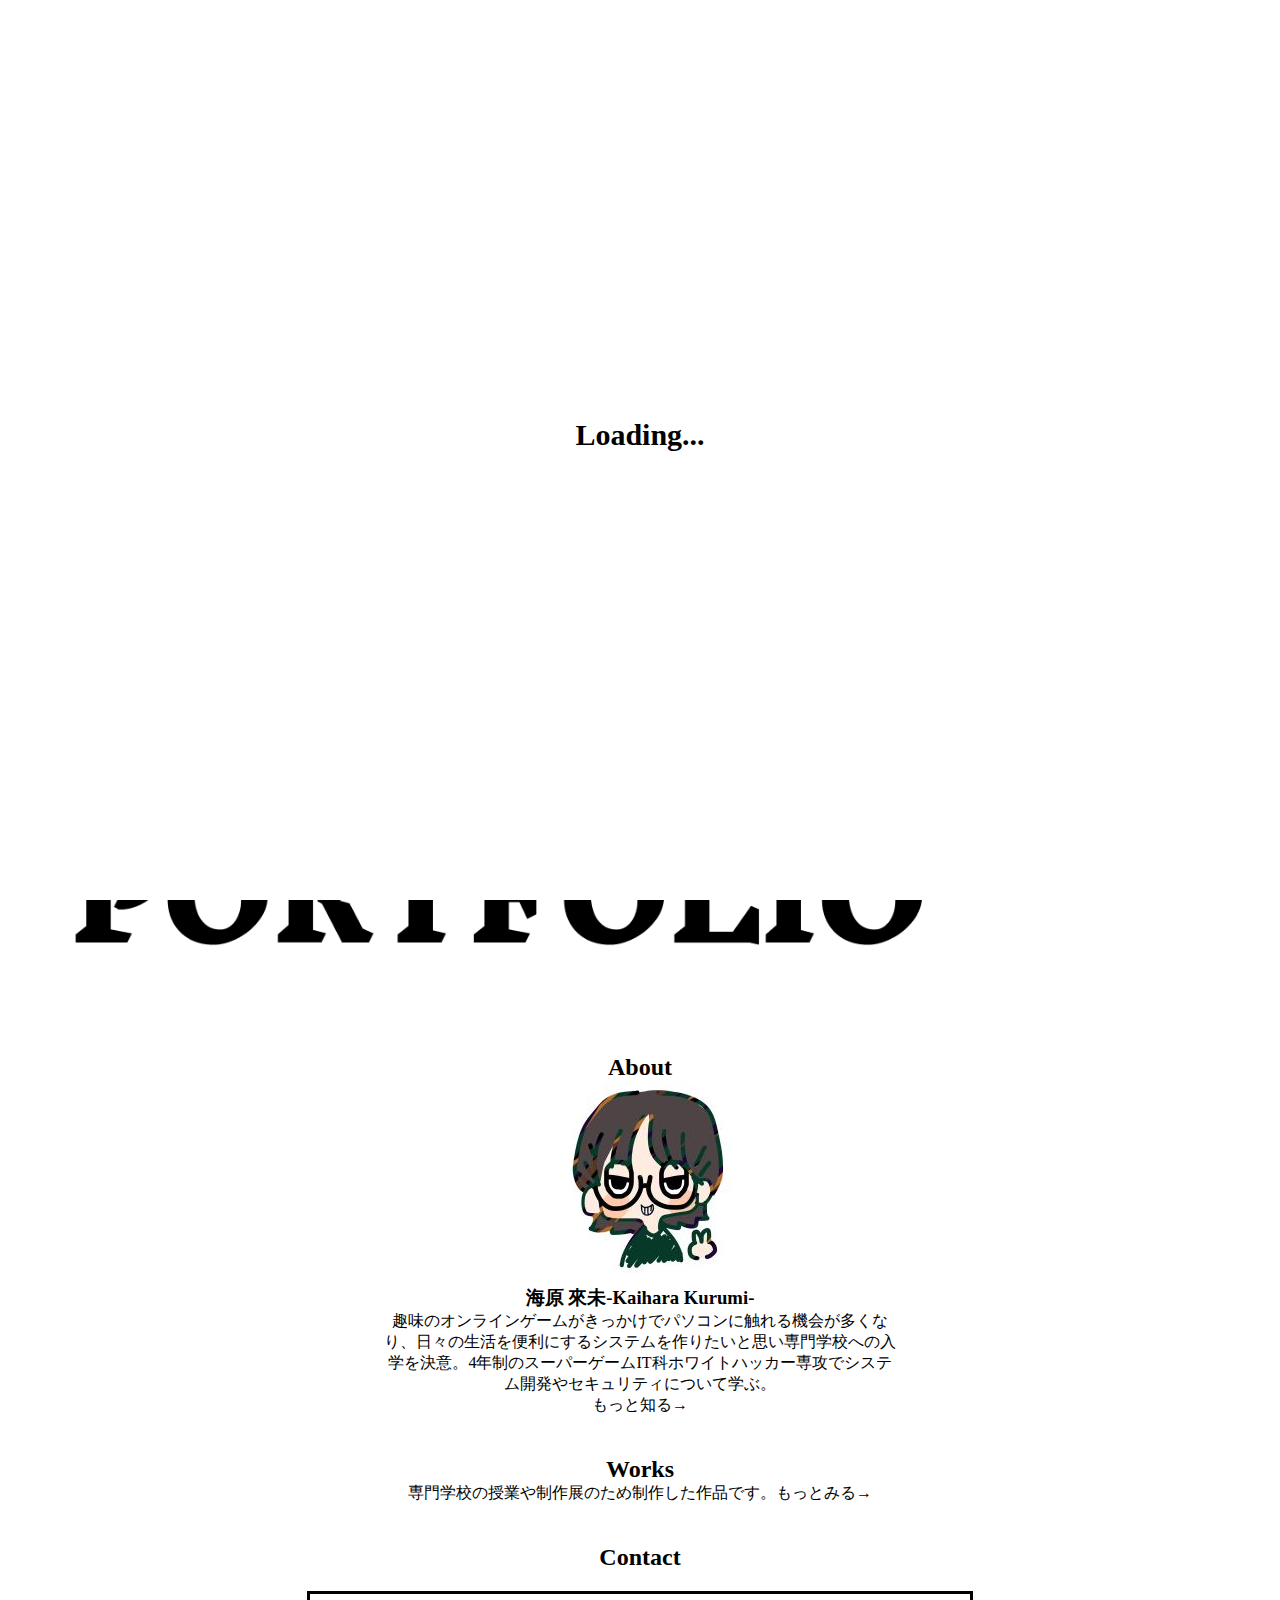
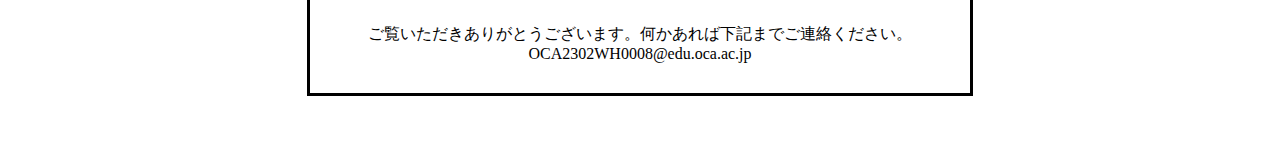
<file: index.html>
<!DOCTYPE html>
<html lang="ja">
<head>
    <meta charset="UTF-8">
    <meta http-equiv="X-UA-Compatible" content="IE=edge">
    <meta name="viewport" content="width=device-width, initial-scale=1.0">
    <link rel="stylesheet" href="css/style.css" type="text/css">
    <title>ポートフォリオ</title>
</head>
<body>
    <!-- ローディング画面 -->
    <div class="loading">
        <p class="loading-text">Loading...</p>
   </div>
    <header>
        <ul class="header-left">
            <a href="index.html">
                <div class="header_left_flex">
                    <li><img src="image/Frame1.png" alt="ロゴ"></li>
                    <li><h1>portfolio</h1></li>
                </div>
            </a>
        </ul>
        <ul class="header-right">
            <li><a href="profile.html">about me</a></li>
            <li><a href="work.html">My work</a></li>
        </ul>
    </header>
    <main>
        <div class="screen">
            <img src="image/Desktop - 1.png">
        </div>
        
        <section class="about">
            <h2 class="title">About</h2>
            <ul>
                <div class="index_about">
                    <div class="faceicon"><img src="image/Image200.jpg" alt="似顔絵"></div>
                    <h3>海原 來未-Kaihara Kurumi-</h3>
                    <p class="aboutme">趣味のオンラインゲームがきっかけでパソコンに触れる機会が多くなり、日々の生活を便利にするシステムを作りたいと思い専門学校への入学を決意。4年制のスーパーゲームIT科ホワイトハッカー専攻でシステム開発やセキュリティについて学ぶ。</p>
                </div>
                <p class="a_hover"><a href="profile.html">もっと知る→</a></p>
            </ul>
        </section>
        <section>
            <h2 class="title">Works</h2>
            <div class="flex">
                <p class="subtitle">専門学校の授業や制作展のため制作した作品です。</p>
                <p class="a_hover"><a href="work.html">もっとみる→</a></p>
            </div>
        </section>
        <section>
        <h2 class="title">Contact</h2>
            <div class="contact">
                <p>ご覧いただきありがとうございます。何かあれば下記までご連絡ください。</p>
                <p>OCA2302WH0008@edu.oca.ac.jp</p>
            </div>
        </section>
    </main>
</body>
</html>
<script>
    //ローディング画面を取得
    const loading = document.querySelector(".loading");

    if (!sessionStorage.getItem("visited")){
        //ページの読み込み完了時に処理を実行
        window.addEventListener("load", () => {
        //3秒後にローディング画面を非表示にする
        setTimeout(() => {
            loading.classList.add("loaded");
            sessionStorage.setItem("visited", "true");
        }, 3000);
        });
    } else {
        loading.parentNode.removeChild(loading);
    }
</script>
</file>
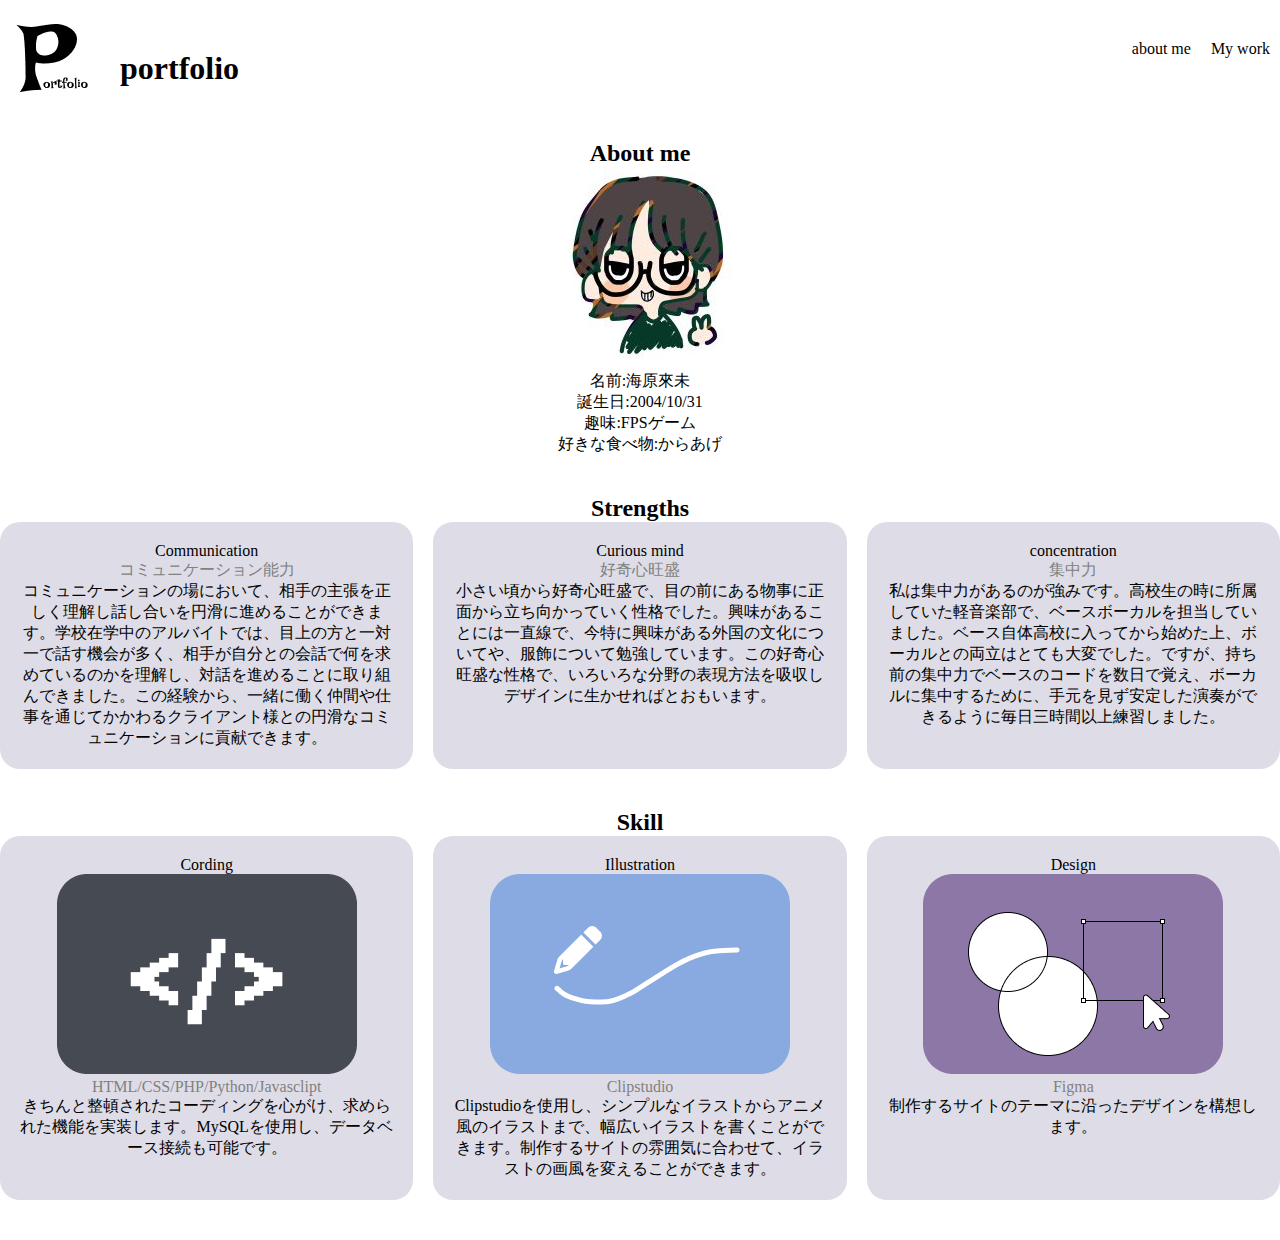
<file: profile.html>
<!DOCTYPE html>
<html lang="ja">
<head>
    <meta charset="UTF-8">
    <meta name="viewport" content="width=device-width, initial-scale=1.0">
    <link rel="stylesheet" href="css/style.css" type="text/css">
    <title>プロフィール</title>
</head>
<body>
    <header>
        <ul class="header-left">
            <a href="index.html">
                <div class="flex">
                    <li><img src="image/Frame1.png" alt="ロゴ"></li>
                    <li><h1>portfolio</h1></li>
                </div>
            </a>
        </ul>
        <ul class="header-right">
            <li><a href="profile.html">about me</a></li>
            <li><a href="work.html">My work</a></li>
        </ul>
    </header>
    <main>
        <section class="about">
            <h2 class="title">About me</h2>
            <div>
                <img src="image/Image200.jpg" alt="自画像">
            </div>
            <div>
                <ul>
                    <li>名前:海原來未</li>
                    <li>誕生日:2004/10/31</li>
                    <li>趣味:FPSゲーム</li>
                    <li>好きな食べ物:からあげ</li>
                </ul>
            </div>
        </section>
        <section class="Strengths">
            <h2 class="title">Strengths</h2>
            <ul class="flex">
                <li>
                    <p>Communication</p>
                    <p class="explanation">コミュニケーション能力</p>
                    <p>コミュニケーションの場において、相手の主張を正しく理解し話し合いを円滑に進めることができます。学校在学中のアルバイトでは、目上の方と一対一で話す機会が多く、相手が自分との会話で何を求めているのかを理解し、対話を進めることに取り組んできました。この経験から、一緒に働く仲間や仕事を通じてかかわるクライアント様との円滑なコミュニケーションに貢献できます。</p>
                </li>
                <li>
                    <p>Curious mind</p>
                    <p class="explanation">好奇心旺盛</p>
                    <p>小さい頃から好奇心旺盛で、目の前にある物事に正面から立ち向かっていく性格でした。興味があることには一直線で、今特に興味がある外国の文化についてや、服飾について勉強しています。この好奇心旺盛な性格で、いろいろな分野の表現方法を吸収しデザインに生かせればとおもいます。</p>
                </li>
                <li>
                    <p>concentration</p>
                    <p class="explanation">集中力</p>
                    <p>私は集中力があるのが強みです。高校生の時に所属していた軽音楽部で、ベースボーカルを担当していました。ベース自体高校に入ってから始めた上、ボーカルとの両立はとても大変でした。ですが、持ち前の集中力でベースのコードを数日で覚え、ボーカルに集中するために、手元を見ず安定した演奏ができるように毎日三時間以上練習しました。</p>
                </li>
            </ul>
        </section>
        <section class="skill">
            <h2 class="title">Skill</h2>
            <ul class="flex">
                <li>
                    <p>Cording</p>
                    <img src="image/Frame 3.png">
                    <p class="explanation">HTML/CSS/PHP/Python/Javasclipt</p>
                    <p>きちんと整頓されたコーディングを心がけ、求められた機能を実装します。MySQLを使用し、データベース接続も可能です。</p>
                </li>
                <li>
                    <p>Illustration</p>
                    <img src="image/Frame 4.png">
                    <p class="explanation">Clipstudio</p>
                    <p>Clipstudioを使用し、シンプルなイラストからアニメ風のイラストまで、幅広いイラストを書くことができます。制作するサイトの雰囲気に合わせて、イラストの画風を変えることができます。</p>
                </li>
                <li>
                    <p>Design</p>
                    <img src="image/Frame 5.png">
                    <p class="explanation">Figma</p>
                    <p>制作するサイトのテーマに沿ったデザインを構想します。</p>
                </li>
            </ul>
        </section>

    </main>
</body>
</html>
</file>
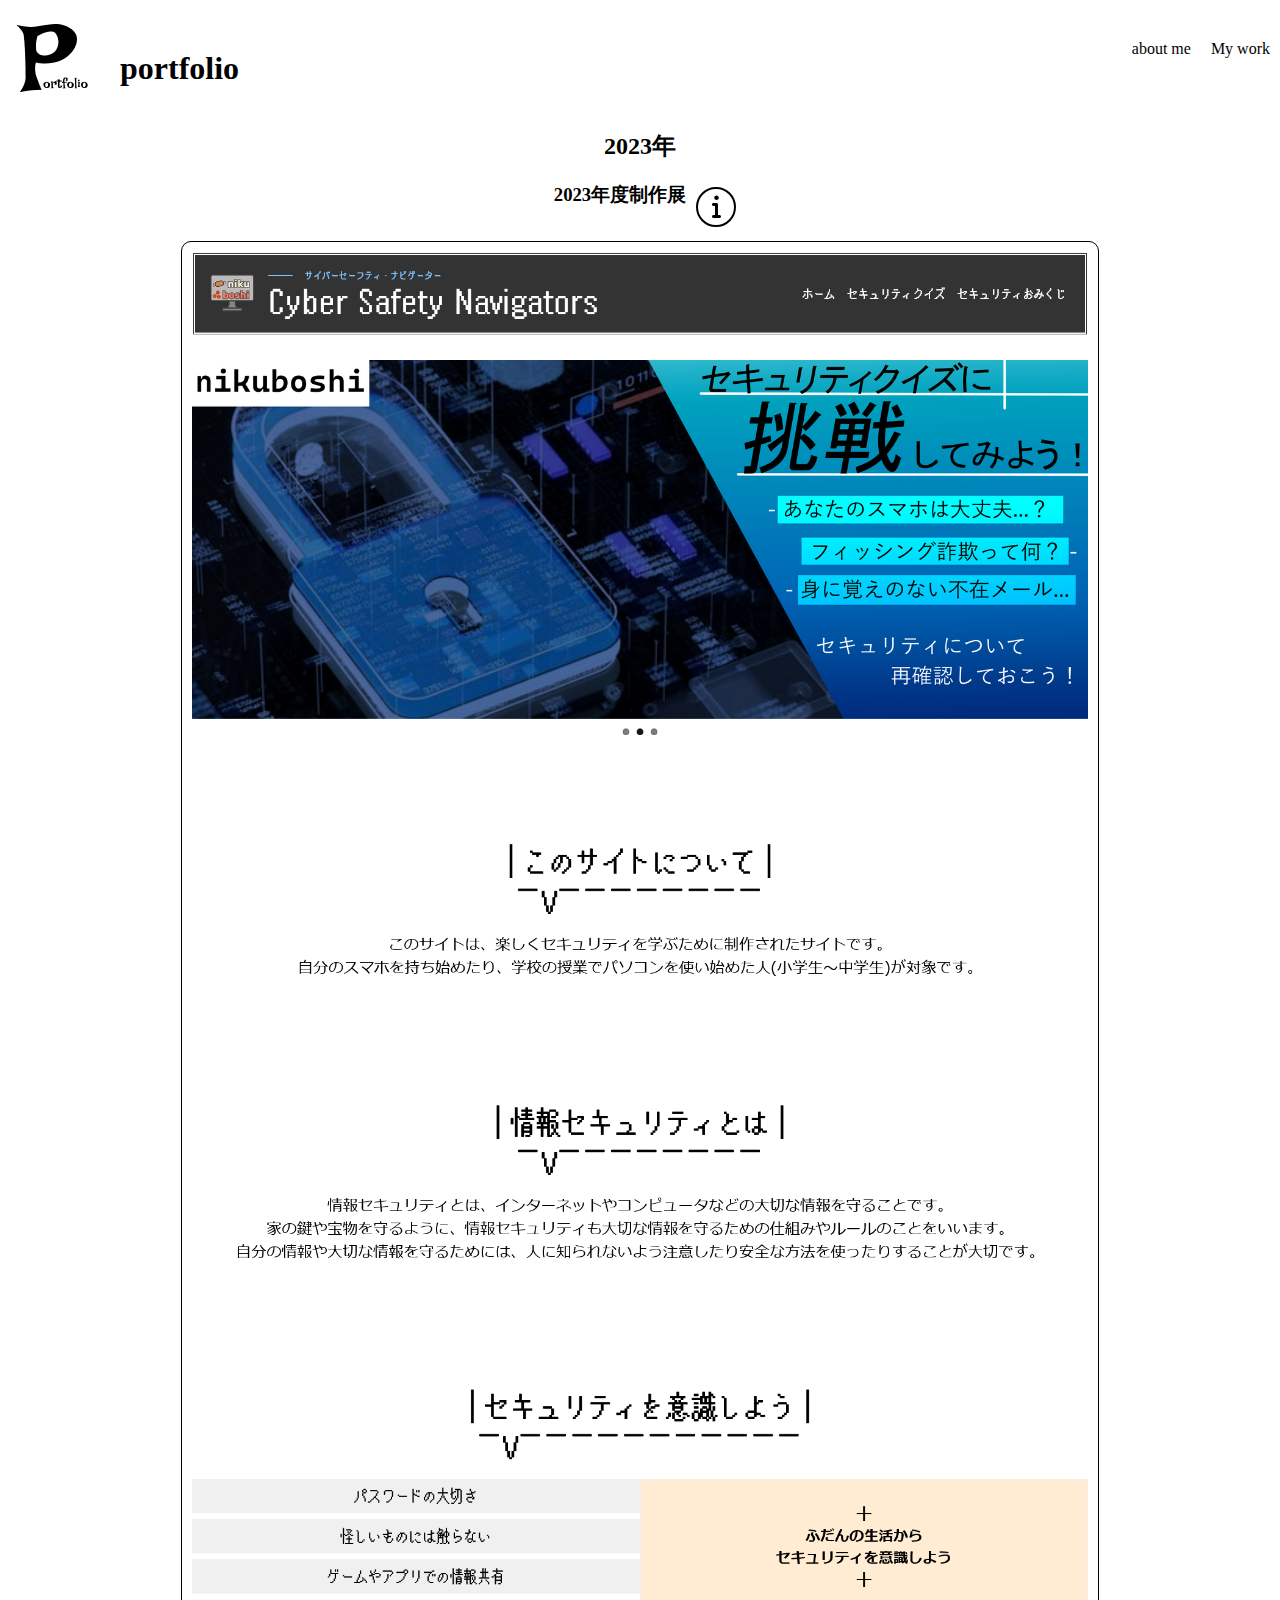
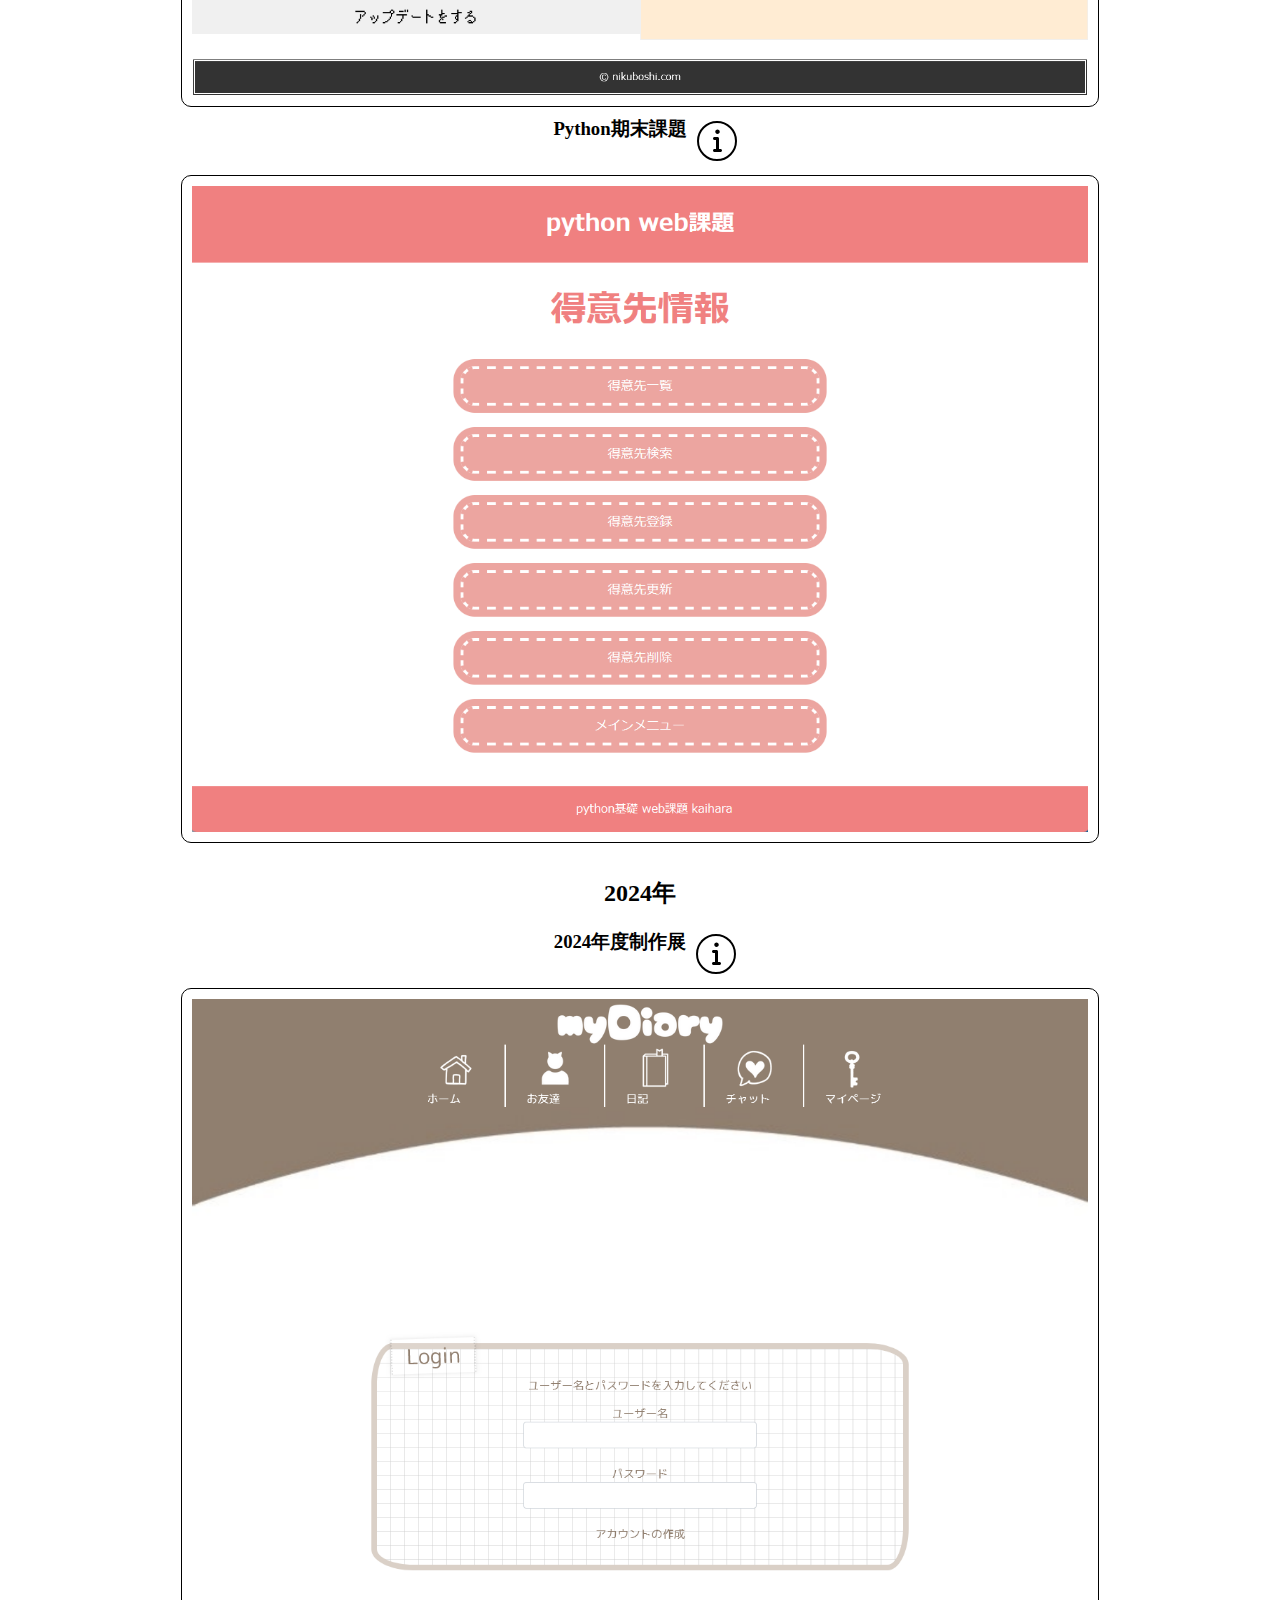
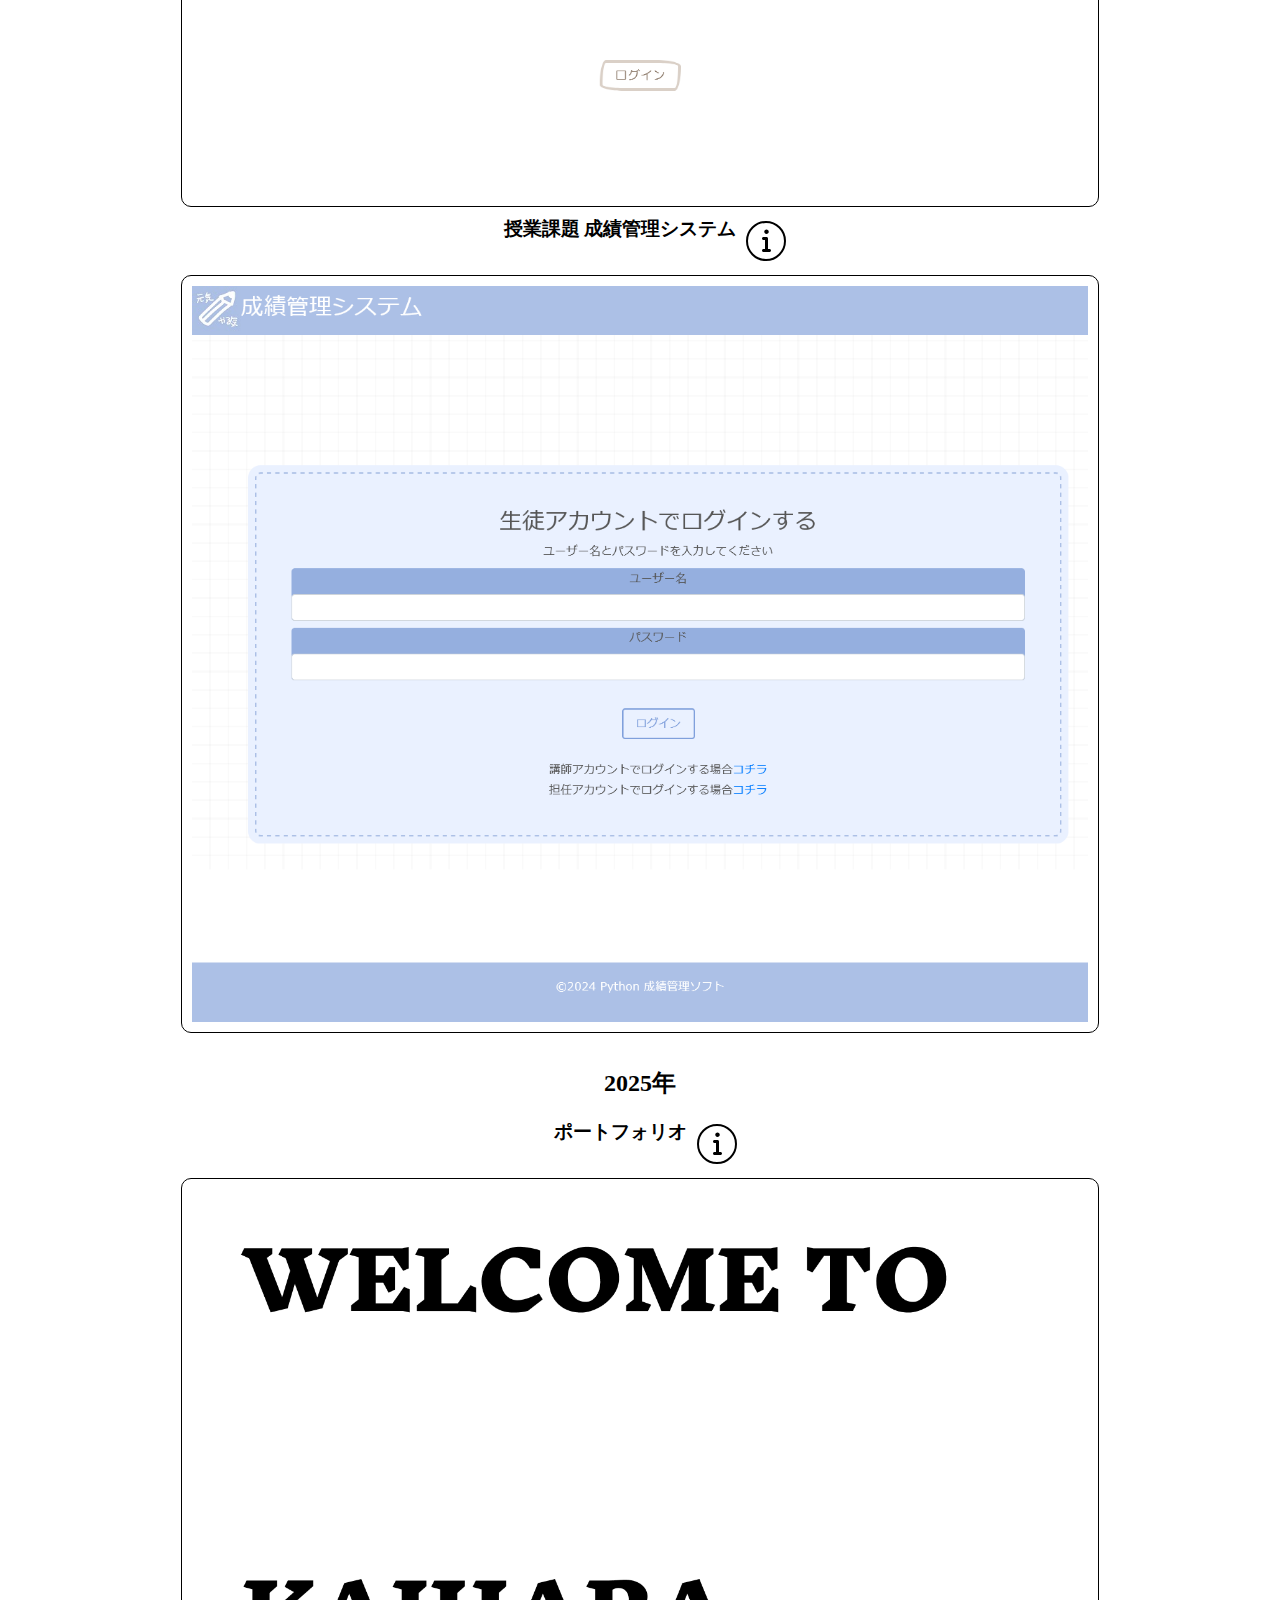
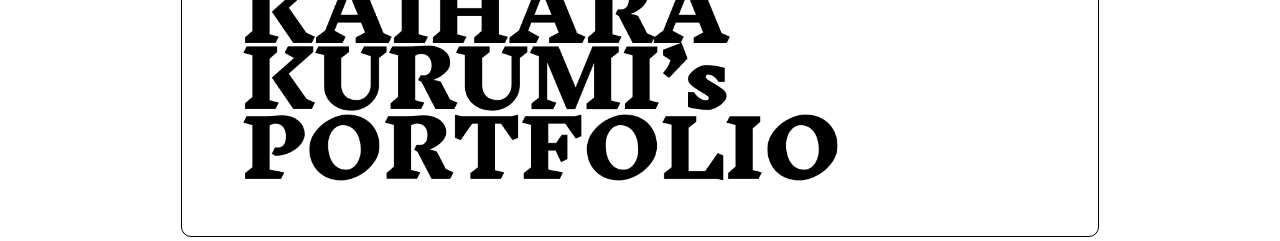
<file: work.html>
<!DOCTYPE html>
<html lang="ja">
<head>
    <meta charset="UTF-8">
    <meta name="viewport" content="width=device-width, initial-scale=1.0">
    <link rel="stylesheet" href="css/style.css" type="text/css">
    <title>制作した作品</title>
    <script src="https://code.jquery.com/jquery-3.3.1.js"></script>
</head>
<body>
    <header>
        <ul class="header-left">
            <a href="index.html">
                <div class="flex">
                    <li><img src="image/Frame1.png" alt="ロゴ"></li>
                    <li><h1>portfolio</h1></li>
                </div>
            </a>
        </ul>
        <ul class="header-right">
            <li><a href="profile.html">about me</a></li>
            <li><a href="work.html">My work</a></li>
        </ul>
    </header>
    <main class="work_main">
        <h2>2023年</h2>
        <div>
            <div class="flex">
                <h3>2023年度制作展</h3>
                <div class="modal-open"><img src="image/info_icon.svg" class="icon"></div>
            </div>
            <ul>             
                <li>
                    <img src="image/2023制作展.png" alt="2023制作展">

                </li>
            </ul>
            <div class="flex">
                <h3>Python期末課題</h3>
                <div class="modal-open2"><img src="image/info_icon.svg" class="icon"></div>
            </div>
            <ul>
                <li>
                    <div><img src="image/python1.png" alt="Python期末課題参考">

                </li>
            </ul>
        </div>
        <h2>2024年</h2>
        <div>
            <div class="flex">
                <h3>2024年度制作展</h3>
                <div class="modal-open3"><img src="image/info_icon.svg" class="icon"></div>
            </div>
            <ul>
                <li>
                    <img src="image/2024制作展.png" alt="2024制作展">
                </li>
            </ul>
            <div class="flex">
                <h3>授業課題 成績管理システム</h3>
                <div class="modal-open4"><img src="image/info_icon.svg" class="icon"></div>
            </div>
            <ul>
                <li>
                    <img src="image/portfolio.png" alt="PHP成績管理アプリ">
                </li>
            </ul>
        </div>
        <h2>2025年</h2>
        <div class="flex">
            <h3>ポートフォリオ</h3>
            <div class="modal-open5"><img src="image/info_icon.svg" class="icon"></div>
        </div>
        <ul>
            <li>
                <img src="image/Desktop - 1.png" alt="ポートフォリオ">
            </li>
        </ul>
                <!-- モーダル本体 -->
        <div class="modal-container">
            <div class="modal-body">
                <!-- 閉じるボタン -->
                <div class="modal-close">x</div>
                <!-- モーダル内のコンテンツ -->
                <div class="modal-content">
                    <p>学校に入学して初めての制作展で作った作品です。主にインターネットに初めて触れる小中学生向けに、インターネットのリテラシーが学べるサイトを作ろうと思い製作しました。まいにち学ぶ意欲が湧くように、一日に一回できるおみくじも作成し、小学校低学年の子でも親しみやすいサイト制作を心掛けました。</p>
                </div>
            </div>
        </div>
        <!-- モーダル本体 -->
        <div class="modal-container2">
            <div class="modal-body">
                <!-- 閉じるボタン -->
                <div class="modal-close">x</div>
                <!-- モーダル内のコンテンツ -->
                <div class="modal-content">
                    <p>Pythonの授業の学期末課題として、得意先管理システムを制作しました。データベースを接続し得意先の一覧表示や、検索、更新、削除ができるようになっています。</p>
                </div>
            </div>
        </div>
        <!-- モーダル本体 -->
        <div class="modal-container3">
            <div class="modal-body">
                <!-- 閉じるボタン -->
                <div class="modal-close">x</div>
                <!-- モーダル内のコンテンツ -->
                <div class="modal-content">
                    <p>学校に入学してから二度目の制作展で制作しました。交換日記サイトになっており、日記や画像のやり取りが友達同士で楽しめるようになっています。また、グループチャット機能も作成しています。
                    </p>
                </div>
            </div>
        </div>

        <!-- モーダル本体 -->
        <div class="modal-container4">
            <div class="modal-body">
                <!-- 閉じるボタン -->
                <div class="modal-close">x</div>
                <!-- モーダル内のコンテンツ -->
                <div class="modal-content">
                    <p>PHPの授業で制作した成績の管理システムです。生徒アカウントでログインすると、自分の成績の確認や講師からの連絡を受け取ることができます。講師アカウントでログインすると、生徒一人ひとりの成績の入力や、生徒に向けての連絡を送ることができます。個別送信も全体送信もできます。担任アカウントでログインすると、生徒の成績の確認や、アカウント管理ができます。</p>
                </div>
            </div>
        </div>

        <!-- モーダル本体 -->
        <div class="modal-container5">
            <div class="modal-body">
                <!-- 閉じるボタン -->
                <div class="modal-close">x</div>
                <!-- モーダル内のコンテンツ -->
                <div class="modal-content">
                    <p>学校に入学してから二年間学んだことを詰め込んだポートフォリオです。</p>
                </div>
            </div>
        </div>

    </main>
<script>
    $(function(){
	// 変数に要素を入れる
        var open = $('.modal-open'),
            close = $('.modal-close'),
            container = $('.modal-container');

        //開くボタンをクリックしたらモーダルを表示する
        open.on('click',function(){	
            container.addClass('active');
            return false;
        });

        //閉じるボタンをクリックしたらモーダルを閉じる
        close.on('click',function(){	
            container.removeClass('active');
        });

        //モーダルの外側をクリックしたらモーダルを閉じる
        $(document).on('click',function(e) {
            if(!$(e.target).closest('.modal-body').length) {
                container.removeClass('active');
            }
        });
    });
    $(function(){
	// 変数に要素を入れる
        var open = $('.modal-open2'),
            close = $('.modal-close'),
            container = $('.modal-container2');

        //開くボタンをクリックしたらモーダルを表示する
        open.on('click',function(){	
            container.addClass('active');
            return false;
        });

        //閉じるボタンをクリックしたらモーダルを閉じる
        close.on('click',function(){	
            container.removeClass('active');
        });

        //モーダルの外側をクリックしたらモーダルを閉じる
        $(document).on('click',function(e) {
            if(!$(e.target).closest('.modal-body').length) {
                container.removeClass('active');
            }
        });
    });
        $(function(){
	// 変数に要素を入れる
        var open = $('.modal-open3'),
            close = $('.modal-close'),
            container = $('.modal-container3');

        //開くボタンをクリックしたらモーダルを表示する
        open.on('click',function(){	
            container.addClass('active');
            return false;
        });

        //閉じるボタンをクリックしたらモーダルを閉じる
        close.on('click',function(){	
            container.removeClass('active');
        });

        //モーダルの外側をクリックしたらモーダルを閉じる
        $(document).on('click',function(e) {
            if(!$(e.target).closest('.modal-body').length) {
                container.removeClass('active');
            }
        });
    });
    $(function(){
	// 変数に要素を入れる
        var open = $('.modal-open4'),
            close = $('.modal-close'),
            container = $('.modal-container4');

        //開くボタンをクリックしたらモーダルを表示する
        open.on('click',function(){	
            container.addClass('active');
            return false;
        });

        //閉じるボタンをクリックしたらモーダルを閉じる
        close.on('click',function(){	
            container.removeClass('active');
        });

        //モーダルの外側をクリックしたらモーダルを閉じる
        $(document).on('click',function(e) {
            if(!$(e.target).closest('.modal-body').length) {
                container.removeClass('active');
            }
        });
    });
    $(function(){
	// 変数に要素を入れる
        var open = $('.modal-open5'),
            close = $('.modal-close'),
            container = $('.modal-container5');

        //開くボタンをクリックしたらモーダルを表示する
        open.on('click',function(){	
            container.addClass('active');
            return false;
        });

        //閉じるボタンをクリックしたらモーダルを閉じる
        close.on('click',function(){	
            container.removeClass('active');
        });

        //モーダルの外側をクリックしたらモーダルを閉じる
        $(document).on('click',function(e) {
            if(!$(e.target).closest('.modal-body').length) {
                container.removeClass('active');
            }
        });
    });



</script>
</body>
</html>
</file>
<file: css/style.css>
*{
    margin: 0;
    padding: 0;
}
a {
    text-decoration: none;
    color: black;
}
li{
    list-style: none;
}
header{
    display: flex;
    justify-content: space-between;
    height: 100px;
    background-color: #ffffff;
}
header ul{
    display: flex;
}
.header-left{
    display: flex;
}
.header_left_flex{
  display: flex;
}
header h1{
    color:black;
    padding: 50px 0 0 20px;
}
.header-right{
    padding-top: 30px;
}
.header-right li{
    padding: 10px;
}
.header-right a{
    color: black;
    position: relative;
}
.header-right a::after {
    position: absolute;
    left: 0;
    content: '';
    width: 100%;
    height: 2px;
    background: #000000;
    bottom: -8px; /*アンダーラインが現れ始める位置（aタグの下辺からの高さ）*/
    opacity: 0;
    visibility: hidden;
    transition: 0.3s;
}

.header-right a:hover::after {
    visibility: visible;
    bottom: -2px;
    opacity: 1;
}

.screen img {
    width: 100%;
}
.flex{
    display: flex;
    justify-content: center;
    text-align: center;
}
.skill li{
    background-color: rgb(222, 221, 231);
    width: 400px;
    border-radius: 20px;
    padding: 20px;
}
.skill ul{
    justify-content: center;
    gap: 20px;
}
.about{
    text-align: center;
}
.explanation{
    color: rgb(129, 129, 129);
}
.Strengths ul{
    gap: 20px;
    justify-content: center;
}
.Strengths li{
    background-color: rgb(222, 221, 231);
    width: 400px;
    border-radius: 20px;
    padding: 20px;
}
.title{
    text-align: center;
}
.aboutme{
    width: 40%;
    margin: 0 auto;
}
.works_sec{
  justify-content: center;
}
  .index_about{
    display: block;
    gap: 30px;
  }
.a_hover a{
    position: relative;
}
.a_hover a::after {
    position: absolute;
    left: 0;
    content: '';
    width: 100%;
    height: 2px;
    background: #000000;
    bottom: -5px; /*アンダーラインが現れ始める位置（aタグの下辺からの高さ）*/
    opacity: 0;
    visibility: hidden;
    transition: 0.3s;
}

.a_hover a:hover::after {
    visibility: visible;
    bottom: 3px;
    opacity: 1;
}
.contact{
    border: solid;
    width: 600px;
    margin: 20px auto 50px auto;
    padding: 30px;
}
.contact p{
    text-align: center;
}
section{
    margin: 40px 0 40px 0;
}
.work_main{
  text-align: center;
}
.work_main h2{
  margin: 30px 0 15px 0;
}

.work_main ul{
    text-align: center;
}
.work_main li {
  position: relative;
}
.work_main img{
    width: 800px;
    border: solid 1px #000000;
    padding: 10px;
    border-radius: 10px;
}
.work_main h3{
  margin: 5px 0;
}
/*モーダル本体の指定 + モーダル外側の背景の指定*/
.modal-open{
  right: 110px;
  bottom: 20px;
  width: 40px;
}
.modal-open2{
  right: 110px;
  bottom: 20px;
  width: 40px;
}
.modal-open3{
  right: 110px;
  bottom: 20px;
  width: 40px;
}
.modal-open4{
  right: 110px;
  bottom: 20px;
  width: 40px;
}
.modal-open5{
  right: 110px;
  bottom: 20px;
  width: 40px;
}


.modal-open img {
  border: none;
}
.modal-open2 img {
  border: none;
}
.modal-open3 img {
  border: none;
}
.modal-open4 img {
  border: none;
}
.modal-open5 img {
  border: none;
}

.modal-container{
	position: fixed;
	top: 0;
	left: 0;
	width: 100%;
	height: 100%;
	text-align: center;
	background: rgba(0,0,0,50%);
  z-index: 1;
	padding: 40px 20px;
	overflow: auto;
	opacity: 0;
	visibility: hidden;
	transition: .3s;
    box-sizing: border-box;
}
/*モーダル本体の擬似要素の指定*/
.modal-container:before{
	content: "";
	display: inline-block;
	vertical-align: middle;
	height: 100%;
}
/*モーダル本体に「active」クラス付与した時のスタイル*/
.modal-container.active{
	opacity: 1;
	visibility: visible;
}
/*モーダル枠の指定*/
.modal-body{
	display: inline-block;
	vertical-align: middle;
	max-width: 500px;
	width: 90%;
}
/*モーダルを閉じるボタンの指定*/
.modal-close{
	position: absolute;
	display: flex;
    align-items: center;
    justify-content: center;
	top: -40px;
	right: -40px;
	width: 40px;
	height: 40px;
	font-size: 40px;
	color: #fff;
	cursor: pointer;
}
/*モーダル内のコンテンツの指定*/
.modal-content{
	background: #fff;
	text-align: left;
	padding: 30px;
}
.modal-container2{
	position: fixed;
	top: 0;
	left: 0;
	width: 100%;
	height: 100%;
	text-align: center;
	background: rgba(0,0,0,50%);
  z-index: 1;
	padding: 40px 20px;
	overflow: auto;
	opacity: 0;
	visibility: hidden;
	transition: .3s;
    box-sizing: border-box;
}
/*モーダル本体の擬似要素の指定*/
.modal-container2:before{
	content: "";
	display: inline-block;
	vertical-align: middle;
	height: 100%;
}
/*モーダル本体に「active」クラス付与した時のスタイル*/
.modal-container2.active{
	opacity: 1;
	visibility: visible;
}
.modal-container3{
	position: fixed;
	top: 0;
	left: 0;
	width: 100%;
	height: 100%;
	text-align: center;
	background: rgba(0,0,0,50%);
  z-index: 1;
	padding: 40px 20px;
	overflow: auto;
	opacity: 0;
	visibility: hidden;
	transition: .3s;
    box-sizing: border-box;
}
/*モーダル本体の擬似要素の指定*/
.modal-container3:before{
	content: "";
	display: inline-block;
	vertical-align: middle;
	height: 100%;
}
/*モーダル本体に「active」クラス付与した時のスタイル*/
.modal-container3.active{
	opacity: 1;
	visibility: visible;
}
.modal-container4{
	position: fixed;
	top: 0;
	left: 0;
	width: 100%;
	height: 100%;
	text-align: center;
	background: rgba(0,0,0,50%);
  z-index: 1;
	padding: 40px 20px;
	overflow: auto;
	opacity: 0;
	visibility: hidden;
	transition: .3s;
    box-sizing: border-box;
}
/*モーダル本体の擬似要素の指定*/
.modal-container4:before{
	content: "";
	display: inline-block;
	vertical-align: middle;
	height: 100%;
}
/*モーダル本体に「active」クラス付与した時のスタイル*/
.modal-container4.active{
	opacity: 1;
	visibility: visible;
}
.modal-container5{
	position: fixed;
	top: 0;
	left: 0;
	width: 100%;
	height: 100%;
	text-align: center;
	background: rgba(0,0,0,50%);
  z-index: 1;
	padding: 40px 20px;
	overflow: auto;
	opacity: 0;
	visibility: hidden;
	transition: .3s;
    box-sizing: border-box;
}
/*モーダル本体の擬似要素の指定*/
.modal-container5:before{
	content: "";
	display: inline-block;
	vertical-align: middle;
	height: 100%;
}
/*モーダル本体に「active」クラス付与した時のスタイル*/
.modal-container5.active{
	opacity: 1;
	visibility: visible;
}
.icon {
  border: none;
  width: 40px !important;
}


.loading {
    /*ローディング画面の縦横幅を画面いっぱいになるように指定*/
    width: 100vw;
    height: 100vh;
    /*ローディング画面の表示位置を固定*/
    position: fixed;
    top: 0;
    left: 0;
    background: #ffffff;
    z-index: 1;
    display: flex;
    justify-content: center;
    align-items: center;
    flex-direction: column;
    /*ローディング画面を0.5秒かけて非表示にする*/
    transition: all 0.5s linear;
  }
  
  /*ローディング画面を非表示にする*/
  .loading.loaded {
    /*0.5秒かけてopacityを0にする*/
    opacity: 0;
    visibility: hidden;
  }
  
  .loading-text {
    color: #000000;
    font-size: 30px;
    font-weight: 700;
    margin-bottom: 30px;
    text-align: center;
  }
  
  /* アニメーションの設定 */
  @keyframes spinner-rotation {
    0% {
      transform: rotate(0);
    }
    100% {
      transform: rotate(360deg);
    }
  }

@media screen and (max-width: 1500px) {
    .plofile_main .flex{
      text-align: center;
      margin: 0 auto;
      flex-direction: column;
      align-items: center;
    }
    .work_main img{
    width: 70%;
    border: solid 1px #000000;
    padding: 10px;
    border-radius: 10px;
  }

  .icon {
    border: none;
  }

  .modal-open img {
  border: none;
  }
  .modal-open2 img {
    border: none;
  }
  .modal-open3 img {
    border: none;
  }
  .modal-open4 img {
    border: none;
  }
  .modal-open5 img {
    border: none;
  }


}
  
@media screen and (max-width: 1200px) {
  .contact{
    width: 80%;
  }
  .plofile_main .flex{
      text-align: center;
      margin: 0 auto;
      flex-direction: column;
      align-items: center;
  }
  .icon {
    border: none;
  }

  .modal-open img {
    border: none;
  }
    .modal-open2 img {
    border: none;
  }
  .modal-open3 img {
    border: none;
  }
  .modal-open4 img {
    border: none;
  }
  .modal-open5 img {
    border: none;
  }


}
</file>
